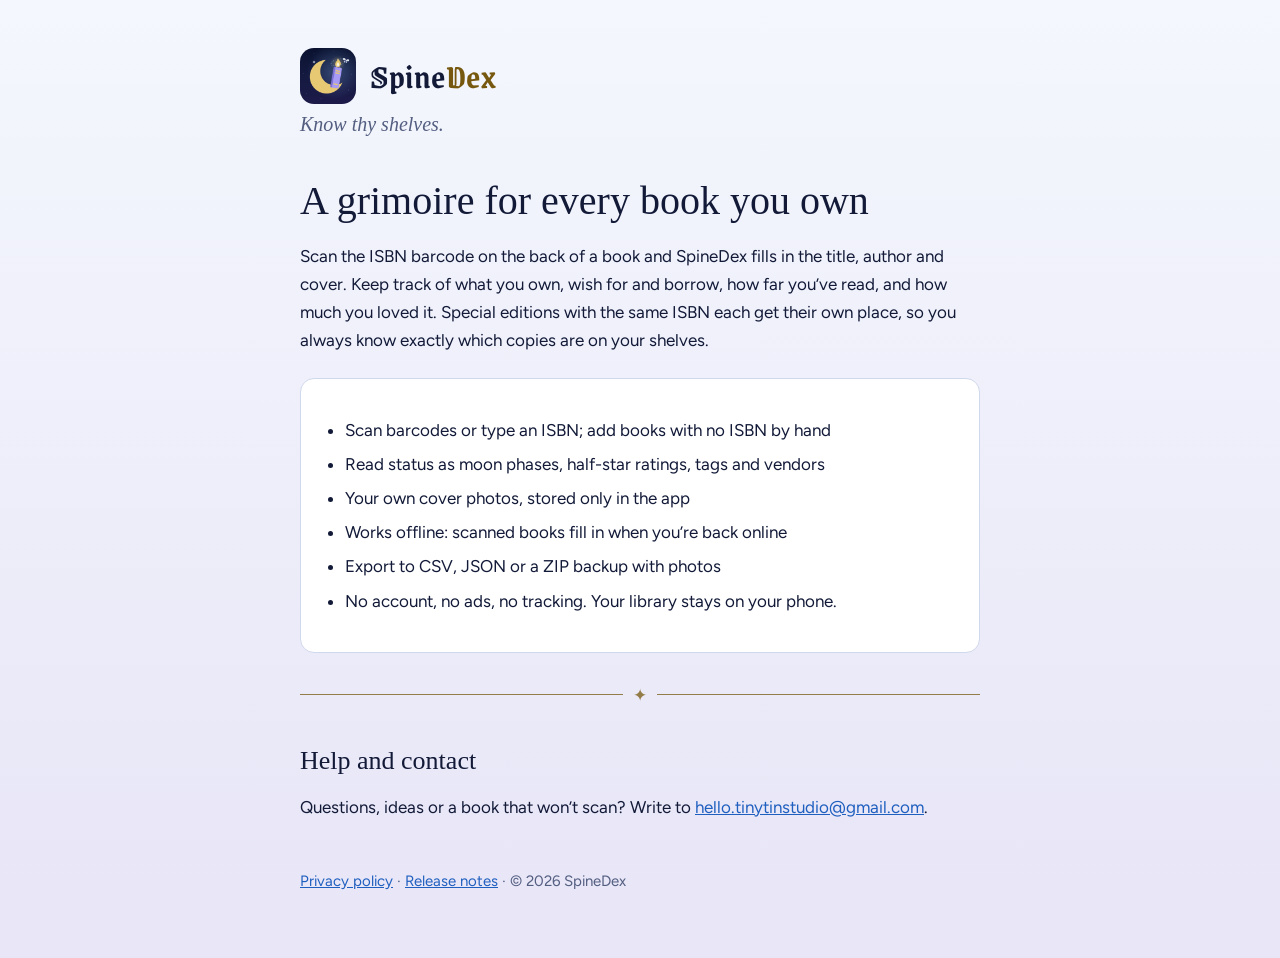
<file: index.html>
<!doctype html>
<html lang="en">
  <head>
    <meta charset="utf-8" />
    <meta name="viewport" content="width=device-width, initial-scale=1" />
    <title>SpineDex · Know thy shelves.</title>
    <meta name="description" content="SpineDex is a book catalogue for your phone: scan the barcode, keep a grimoire of every book you own, wish for or borrow." />
    <link rel="icon" href="favicon.png" />
    <link rel="preconnect" href="https://fonts.googleapis.com" />
    <link rel="preconnect" href="https://fonts.gstatic.com" crossorigin />
    <link href="https://fonts.googleapis.com/css2?family=Figtree:wght@400;600&family=Grenze+Gotisch:wght@600&family=IM+Fell+English:ital@0;1&family=IM+Fell+English+SC&display=swap" rel="stylesheet" />
    <link rel="stylesheet" href="style.css" />
  </head>
  <body>
    <main>
      <a class="brand" href="./">
        <img src="icon.png" alt="" />
        <span class="wordmark">Spine<em>Dex</em></span>
      </a>
      <p class="tagline">Know thy shelves.</p>

      <h1>A grimoire for every book you own</h1>
      <p>
        Scan the ISBN barcode on the back of a book and SpineDex fills in the title, author and cover. Keep track of
        what you own, wish for and borrow, how far you’ve read, and how much you loved it. Special editions with the
        same ISBN each get their own place, so you always know exactly which copies are on your shelves.
      </p>

      <div class="card">
        <ul>
          <li>Scan barcodes or type an ISBN; add books with no ISBN by hand</li>
          <li>Read status as moon phases, half-star ratings, tags and vendors</li>
          <li>Your own cover photos, stored only in the app</li>
          <li>Works offline: scanned books fill in when you’re back online</li>
          <li>Export to CSV, JSON or a ZIP backup with photos</li>
          <li>No account, no ads, no tracking. Your library stays on your phone.</li>
        </ul>
      </div>

      <div class="rule">✦</div>

      <h2>Help and contact</h2>
      <p>Questions, ideas or a book that won’t scan? Write to <a href="mailto:hello.tinytinstudio@gmail.com">hello.tinytinstudio@gmail.com</a>.</p>

      <footer>
        <a href="privacy/">Privacy policy</a> · <a href="releases/">Release notes</a> · © 2026 SpineDex
      </footer>
    </main>
  </body>
</html>
</file>
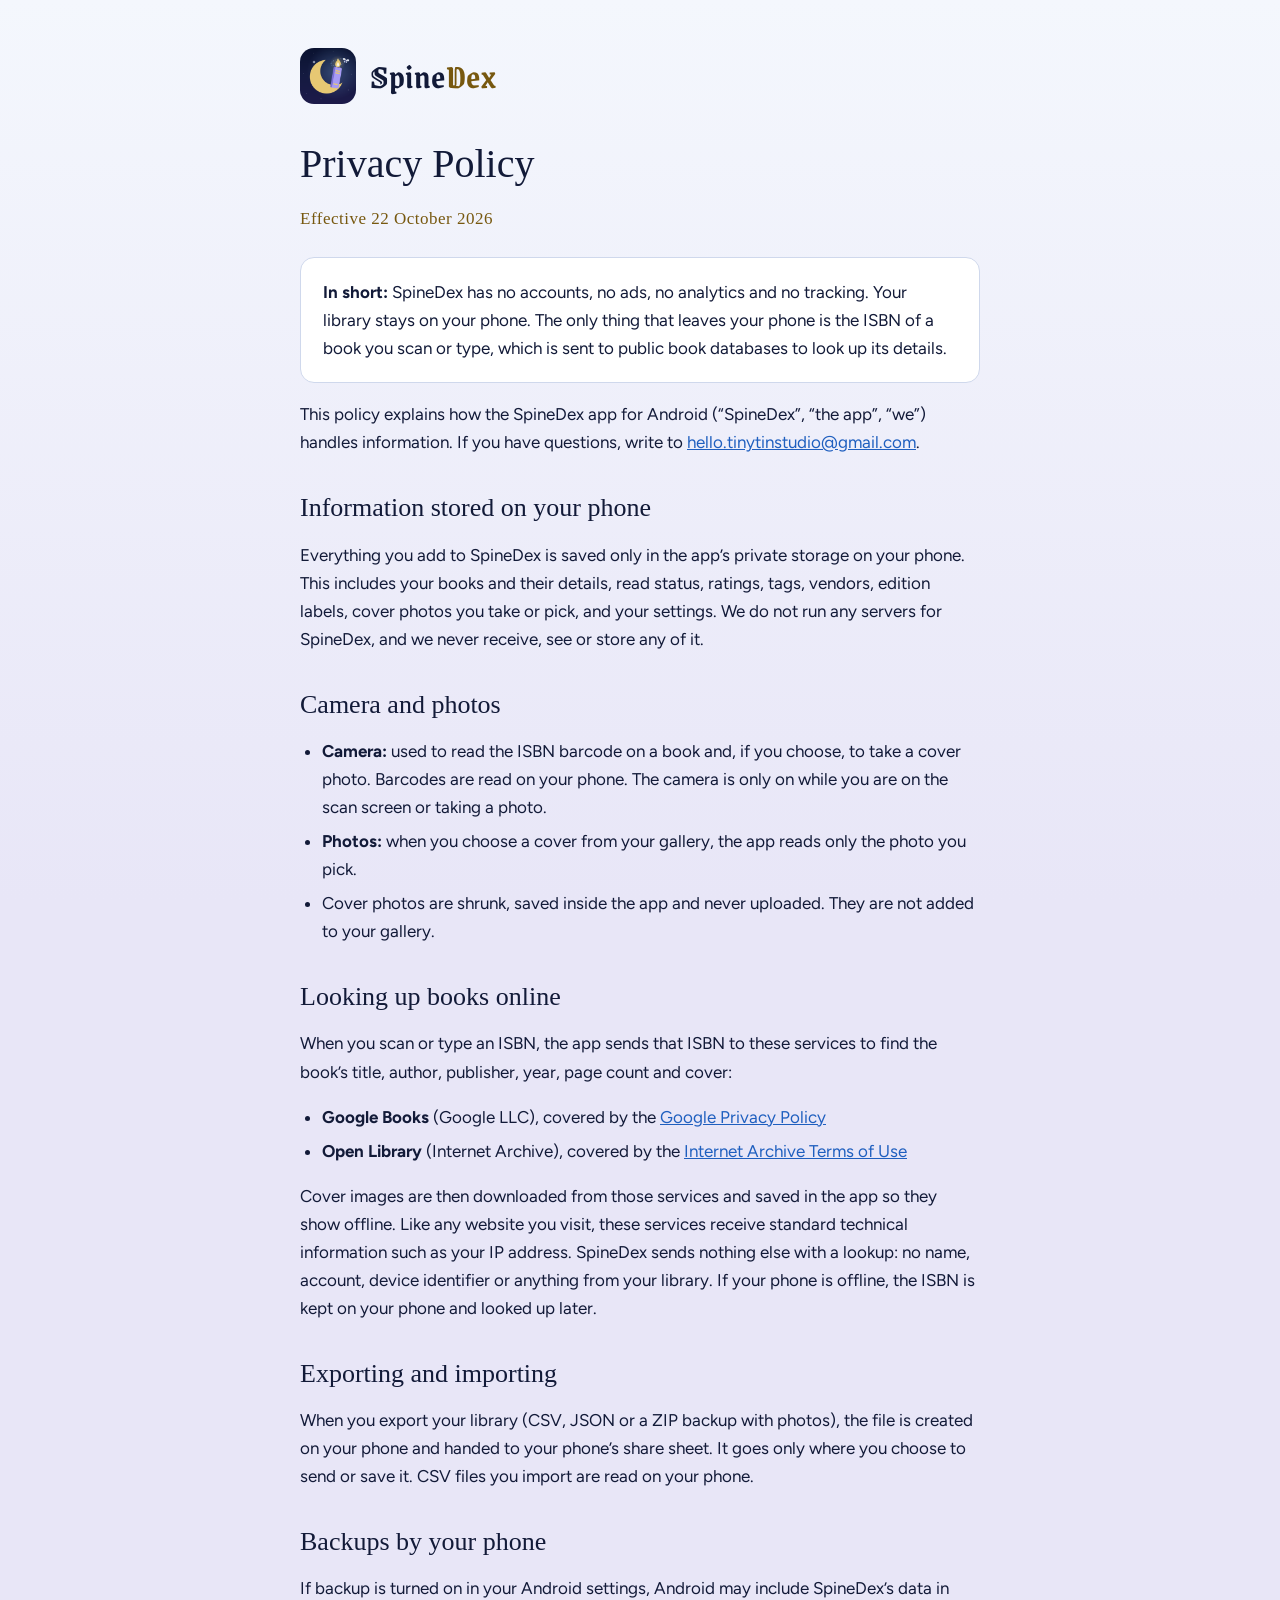
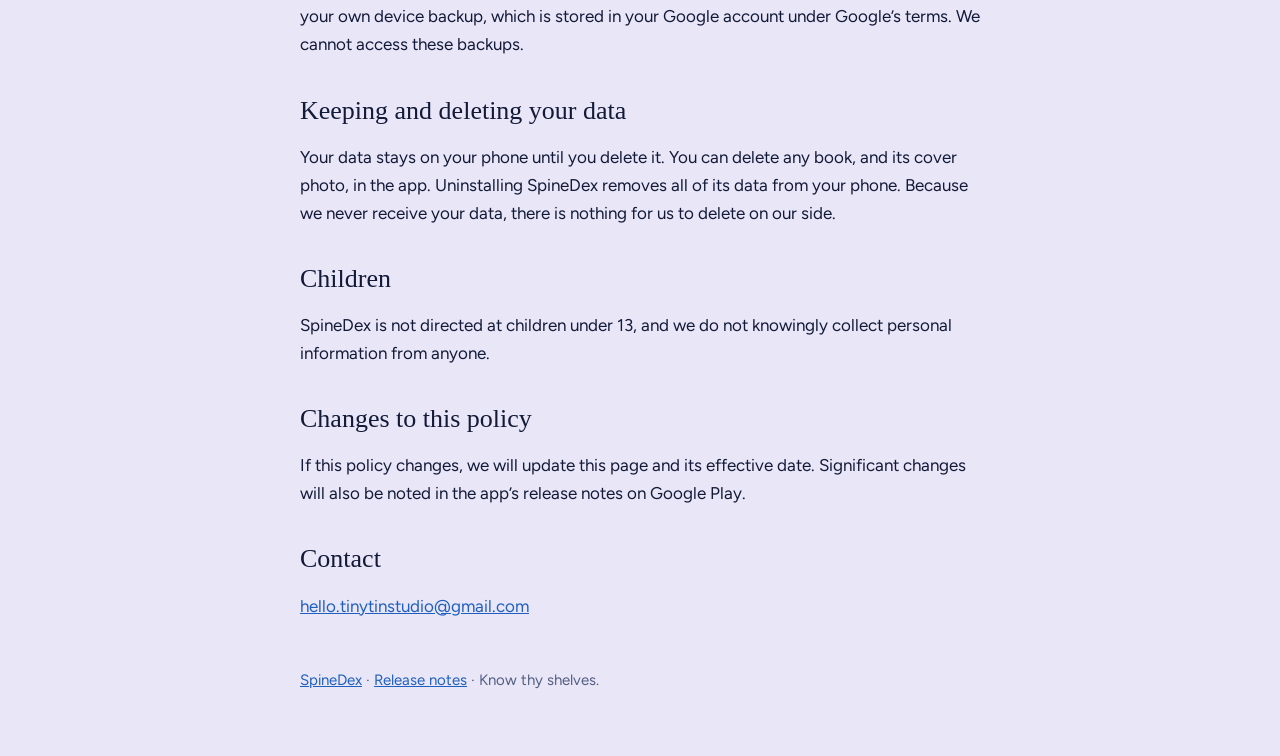
<file: privacy/index.html>
<!doctype html>
<html lang="en">
  <head>
    <meta charset="utf-8" />
    <meta name="viewport" content="width=device-width, initial-scale=1" />
    <title>Privacy Policy · SpineDex</title>
    <meta name="description" content="How SpineDex handles your data: your library stays on your phone; only ISBNs are sent to book databases to look books up." />
    <link rel="icon" href="../favicon.png" />
    <link rel="preconnect" href="https://fonts.googleapis.com" />
    <link rel="preconnect" href="https://fonts.gstatic.com" crossorigin />
    <link href="https://fonts.googleapis.com/css2?family=Figtree:wght@400;600&family=Grenze+Gotisch:wght@600&family=IM+Fell+English:ital@0;1&family=IM+Fell+English+SC&display=swap" rel="stylesheet" />
    <link rel="stylesheet" href="../style.css" />
  </head>
  <body>
    <main>
      <a class="brand" href="../">
        <img src="../icon.png" alt="" />
        <span class="wordmark">Spine<em>Dex</em></span>
      </a>

      <h1>Privacy Policy</h1>
      <p class="meta">Effective 22 October 2026</p>

      <div class="card">
        <p>
          <strong>In short:</strong> SpineDex has no accounts, no ads, no analytics and no tracking. Your library stays on
          your phone. The only thing that leaves your phone is the ISBN of a book you scan or type, which is sent to
          public book databases to look up its details.
        </p>
      </div>

      <p>
        This policy explains how the SpineDex app for Android (“SpineDex”, “the app”, “we”) handles information. If you
        have questions, write to <a href="mailto:hello.tinytinstudio@gmail.com">hello.tinytinstudio@gmail.com</a>.
      </p>

      <h2>Information stored on your phone</h2>
      <p>
        Everything you add to SpineDex is saved only in the app’s private storage on your phone. This includes your
        books and their details, read status, ratings, tags, vendors, edition labels, cover photos you take or pick, and
        your settings. We do not run any servers for SpineDex, and we never receive, see or store any of it.
      </p>

      <h2>Camera and photos</h2>
      <ul>
        <li>
          <strong>Camera:</strong> used to read the ISBN barcode on a book and, if you choose, to take a cover photo.
          Barcodes are read on your phone. The camera is only on while you are on the scan screen or taking a photo.
        </li>
        <li>
          <strong>Photos:</strong> when you choose a cover from your gallery, the app reads only the photo you pick.
        </li>
        <li>
          Cover photos are shrunk, saved inside the app and never uploaded. They are not added to your gallery.
        </li>
      </ul>

      <h2>Looking up books online</h2>
      <p>
        When you scan or type an ISBN, the app sends that ISBN to these services to find the book’s title, author,
        publisher, year, page count and cover:
      </p>
      <ul>
        <li>
          <strong>Google Books</strong> (Google LLC), covered by the
          <a href="https://policies.google.com/privacy">Google Privacy Policy</a>
        </li>
        <li>
          <strong>Open Library</strong> (Internet Archive), covered by the
          <a href="https://archive.org/about/terms.php">Internet Archive Terms of Use</a>
        </li>
      </ul>
      <p>
        Cover images are then downloaded from those services and saved in the app so they show offline. Like any website
        you visit, these services receive standard technical information such as your IP address. SpineDex sends nothing
        else with a lookup: no name, account, device identifier or anything from your library. If your phone is offline,
        the ISBN is kept on your phone and looked up later.
      </p>

      <h2>Exporting and importing</h2>
      <p>
        When you export your library (CSV, JSON or a ZIP backup with photos), the file is created on your phone and handed
        to your phone’s share sheet. It goes only where you choose to send or save it. CSV files you import are read on
        your phone.
      </p>

      <h2>Backups by your phone</h2>
      <p>
        If backup is turned on in your Android settings, Android may include SpineDex’s data in your own device backup,
        which is stored in your Google account under Google’s terms. We cannot access these backups.
      </p>

      <h2>Keeping and deleting your data</h2>
      <p>
        Your data stays on your phone until you delete it. You can delete any book, and its cover photo, in the app.
        Uninstalling SpineDex removes all of its data from your phone. Because we never receive your data, there is
        nothing for us to delete on our side.
      </p>

      <h2>Children</h2>
      <p>
        SpineDex is not directed at children under 13, and we do not knowingly collect personal information from anyone.
      </p>

      <h2>Changes to this policy</h2>
      <p>
        If this policy changes, we will update this page and its effective date. Significant changes will also be noted
        in the app’s release notes on Google Play.
      </p>

      <h2>Contact</h2>
      <p>
        <a href="mailto:hello.tinytinstudio@gmail.com">hello.tinytinstudio@gmail.com</a>
      </p>

      <footer><a href="../">SpineDex</a> · <a href="../releases/">Release notes</a> · Know thy shelves.</footer>
    </main>
  </body>
</html>
</file>
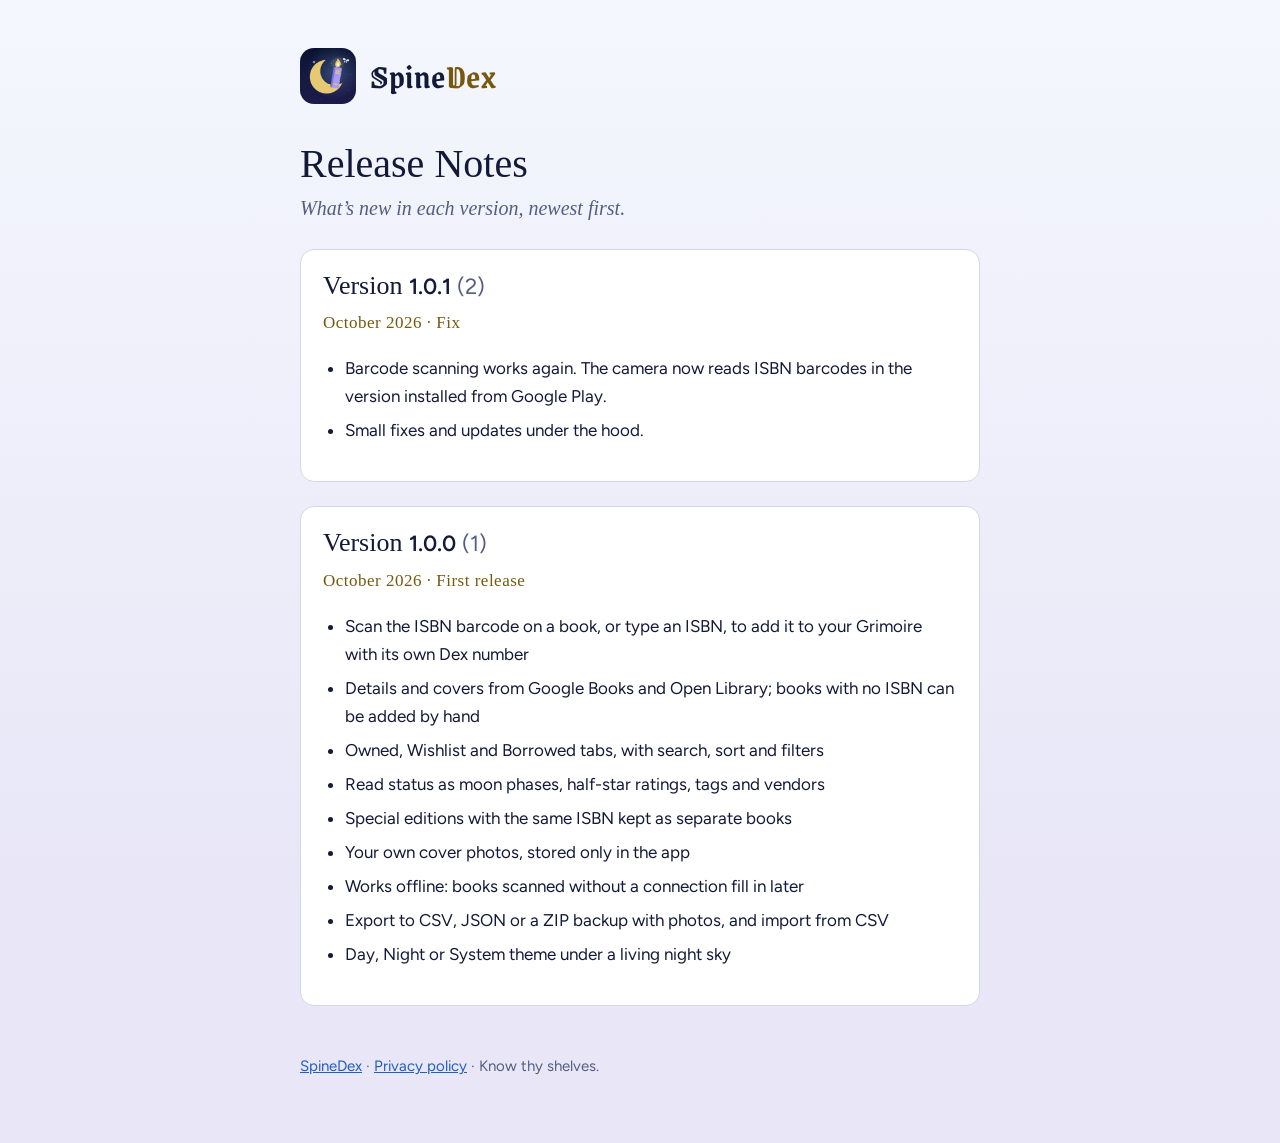
<file: releases/index.html>
<!doctype html>
<html lang="en">
  <head>
    <meta charset="utf-8" />
    <meta name="viewport" content="width=device-width, initial-scale=1" />
    <title>Release Notes · SpineDex</title>
    <meta name="description" content="What's new in each version of SpineDex, the book catalogue for your phone." />
    <link rel="icon" href="../favicon.png" />
    <link rel="preconnect" href="https://fonts.googleapis.com" />
    <link rel="preconnect" href="https://fonts.gstatic.com" crossorigin />
    <link href="https://fonts.googleapis.com/css2?family=Figtree:wght@400;600&family=Grenze+Gotisch:wght@600&family=IM+Fell+English:ital@0;1&family=IM+Fell+English+SC&display=swap" rel="stylesheet" />
    <link rel="stylesheet" href="../style.css" />
  </head>
  <body>
    <main>
      <a class="brand" href="../">
        <img src="../icon.png" alt="" />
        <span class="wordmark">Spine<em>Dex</em></span>
      </a>

      <h1>Release Notes</h1>
      <p class="tagline">What’s new in each version, newest first.</p>

      <div class="card">
        <h2 id="1.0.1">Version <span class="version">1.0.1</span> <span class="build">(2)</span></h2>
        <p class="meta">October 2026 · Fix</p>
        <ul>
          <li>Barcode scanning works again. The camera now reads ISBN barcodes in the version installed from Google Play.</li>
          <li>Small fixes and updates under the hood.</li>
        </ul>
      </div>

      <div class="card">
        <h2 id="1.0.0">Version <span class="version">1.0.0</span> <span class="build">(1)</span></h2>
        <p class="meta">October 2026 · First release</p>
        <ul>
          <li>Scan the ISBN barcode on a book, or type an ISBN, to add it to your Grimoire with its own Dex number</li>
          <li>Details and covers from Google Books and Open Library; books with no ISBN can be added by hand</li>
          <li>Owned, Wishlist and Borrowed tabs, with search, sort and filters</li>
          <li>Read status as moon phases, half-star ratings, tags and vendors</li>
          <li>Special editions with the same ISBN kept as separate books</li>
          <li>Your own cover photos, stored only in the app</li>
          <li>Works offline: books scanned without a connection fill in later</li>
          <li>Export to CSV, JSON or a ZIP backup with photos, and import from CSV</li>
          <li>Day, Night or System theme under a living night sky</li>
        </ul>
      </div>

      <footer><a href="../">SpineDex</a> · <a href="../privacy/">Privacy policy</a> · Know thy shelves.</footer>
    </main>
  </body>
</html>
</file>
<file: style.css>
:root {
  --sky-1: #f4f7fd;
  --sky-2: #e8e6f7;
  --surface: #ffffff;
  --border: #cfd8ec;
  --text: #121a38;
  --muted: #535e80;
  --accent: #77580f;
  --wisp: #1f5fbf;
}

@media (prefers-color-scheme: dark) {
  :root {
    --sky-1: #070c24;
    --sky-2: #1a1846;
    --surface: #1a2048;
    --border: #353c78;
    --text: #e8ecfa;
    --muted: #a0a9ce;
    --accent: #e7c873;
    --wisp: #8ec5ff;
  }
}

* {
  box-sizing: border-box;
}

html {
  background: var(--sky-2);
}

body {
  margin: 0;
  min-height: 100vh;
  background: linear-gradient(180deg, var(--sky-1), var(--sky-2)) fixed;
  color: var(--text);
  font: 17px/1.65 'Figtree', system-ui, sans-serif;
}

main {
  max-width: 720px;
  margin: 0 auto;
  padding: 48px 20px 64px;
}

a {
  color: var(--wisp);
}

.brand {
  display: flex;
  align-items: center;
  gap: 14px;
  text-decoration: none;
  color: var(--text);
}

.brand img {
  width: 56px;
  height: 56px;
  border-radius: 14px;
}

.wordmark {
  font-family: 'Grenze Gotisch', serif;
  font-weight: 600;
  font-size: 34px;
  letter-spacing: 0.5px;
}

.wordmark em {
  font-style: normal;
  color: var(--accent);
}

h1,
h2 {
  font-family: 'IM Fell English', Georgia, serif;
  font-weight: 400;
  line-height: 1.2;
}

h1 {
  font-size: 40px;
  margin: 36px 0 4px;
}

h2 {
  font-size: 26px;
  margin: 36px 0 8px;
}

.tagline {
  font-family: 'IM Fell English', Georgia, serif;
  font-style: italic;
  color: var(--muted);
  font-size: 20px;
  margin: 4px 0 0;
}

.meta {
  font-family: 'IM Fell English SC', Georgia, serif;
  color: var(--accent);
  letter-spacing: 0.5px;
}

.card {
  margin-top: 24px;
  padding: 20px 22px;
  border: 1px solid var(--border);
  border-radius: 14px;
  background: var(--surface);
}

.card p:first-child {
  margin-top: 0;
}

.card p:last-child {
  margin-bottom: 0;
}

ul {
  padding-left: 22px;
}

li {
  margin: 6px 0;
}

.rule {
  display: flex;
  align-items: center;
  gap: 10px;
  margin: 28px 0 0;
  color: var(--accent);
  opacity: 0.75;
}

.rule::before,
.rule::after {
  content: '';
  flex: 1;
  height: 1px;
  background: var(--accent);
}

footer {
  margin-top: 48px;
  color: var(--muted);
  font-size: 15px;
}

.card h2:first-child {
  margin-top: 0;
}

.card .meta {
  margin: 0 0 4px;
}

.version,
.build {
  font-family: 'Figtree', system-ui, sans-serif;
  font-weight: 600;
  font-size: 22px;
}

.build {
  font-weight: 400;
  color: var(--muted);
}
</file>
